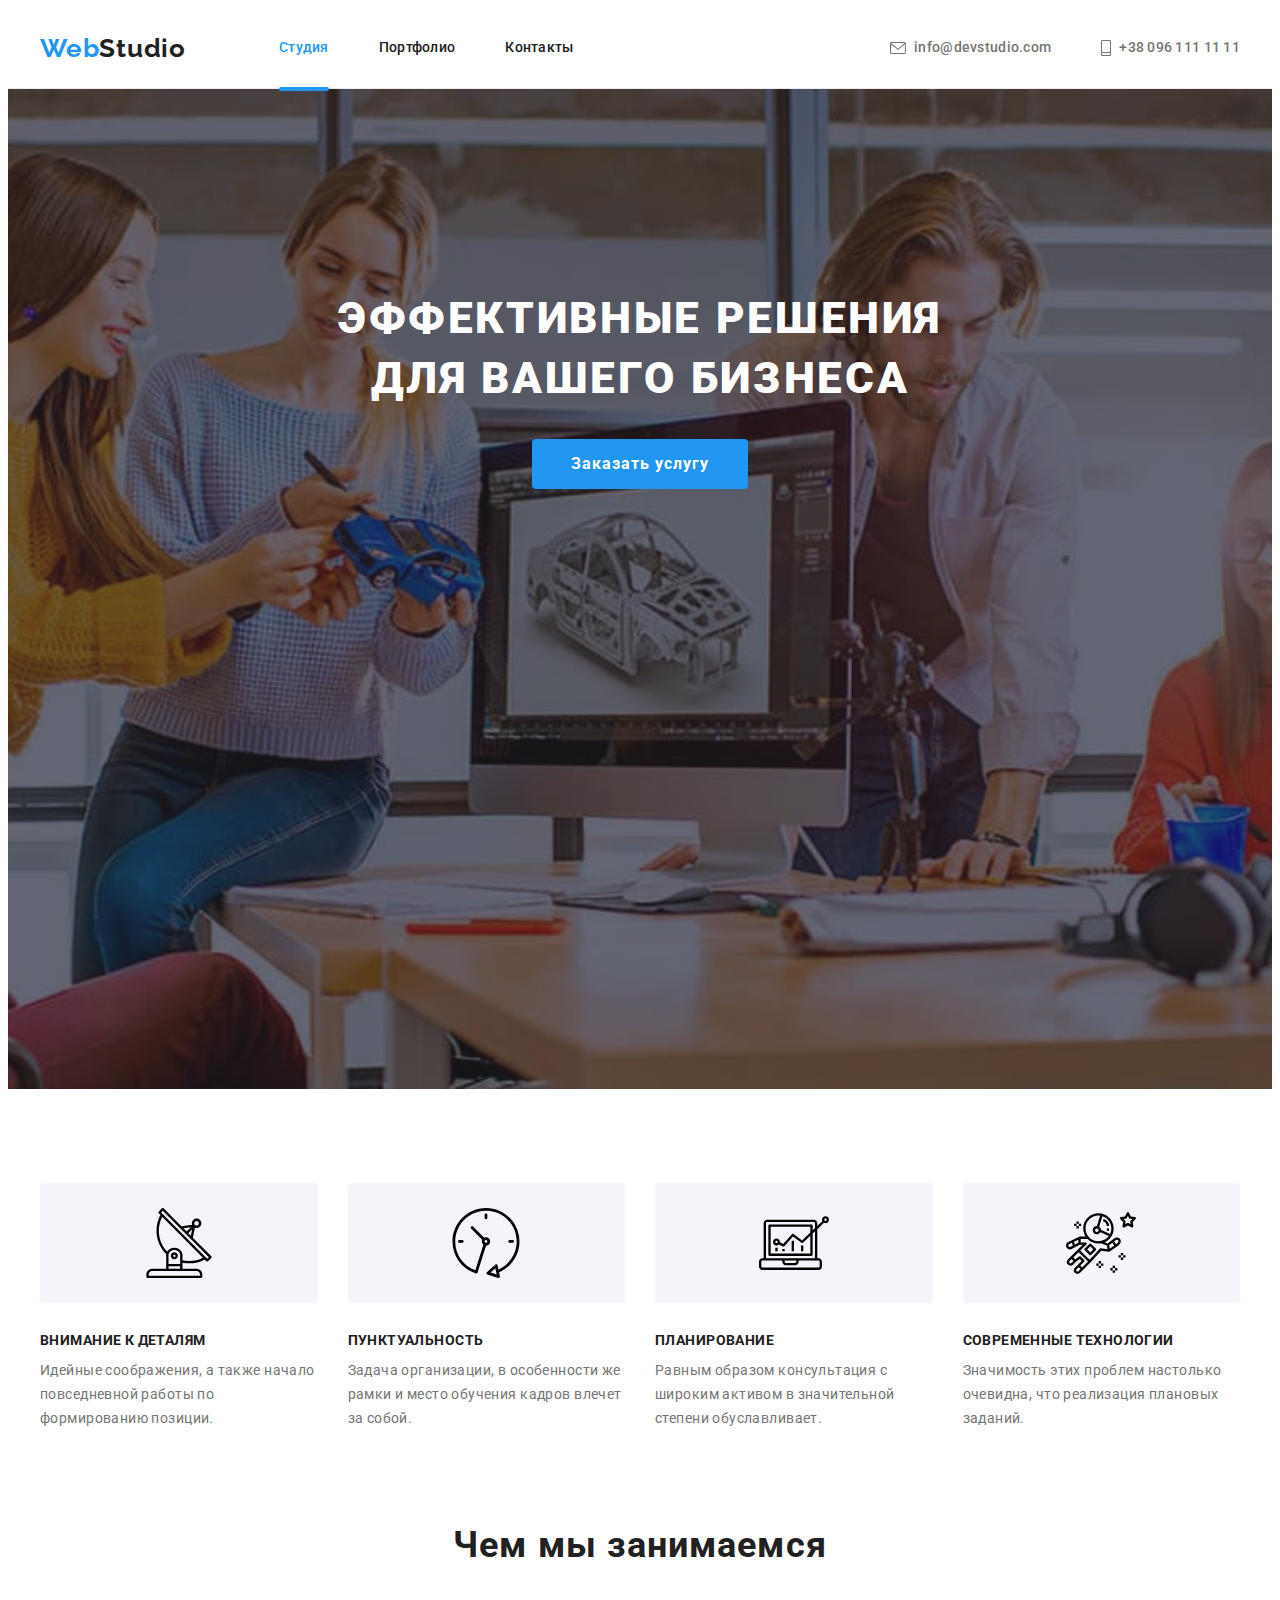
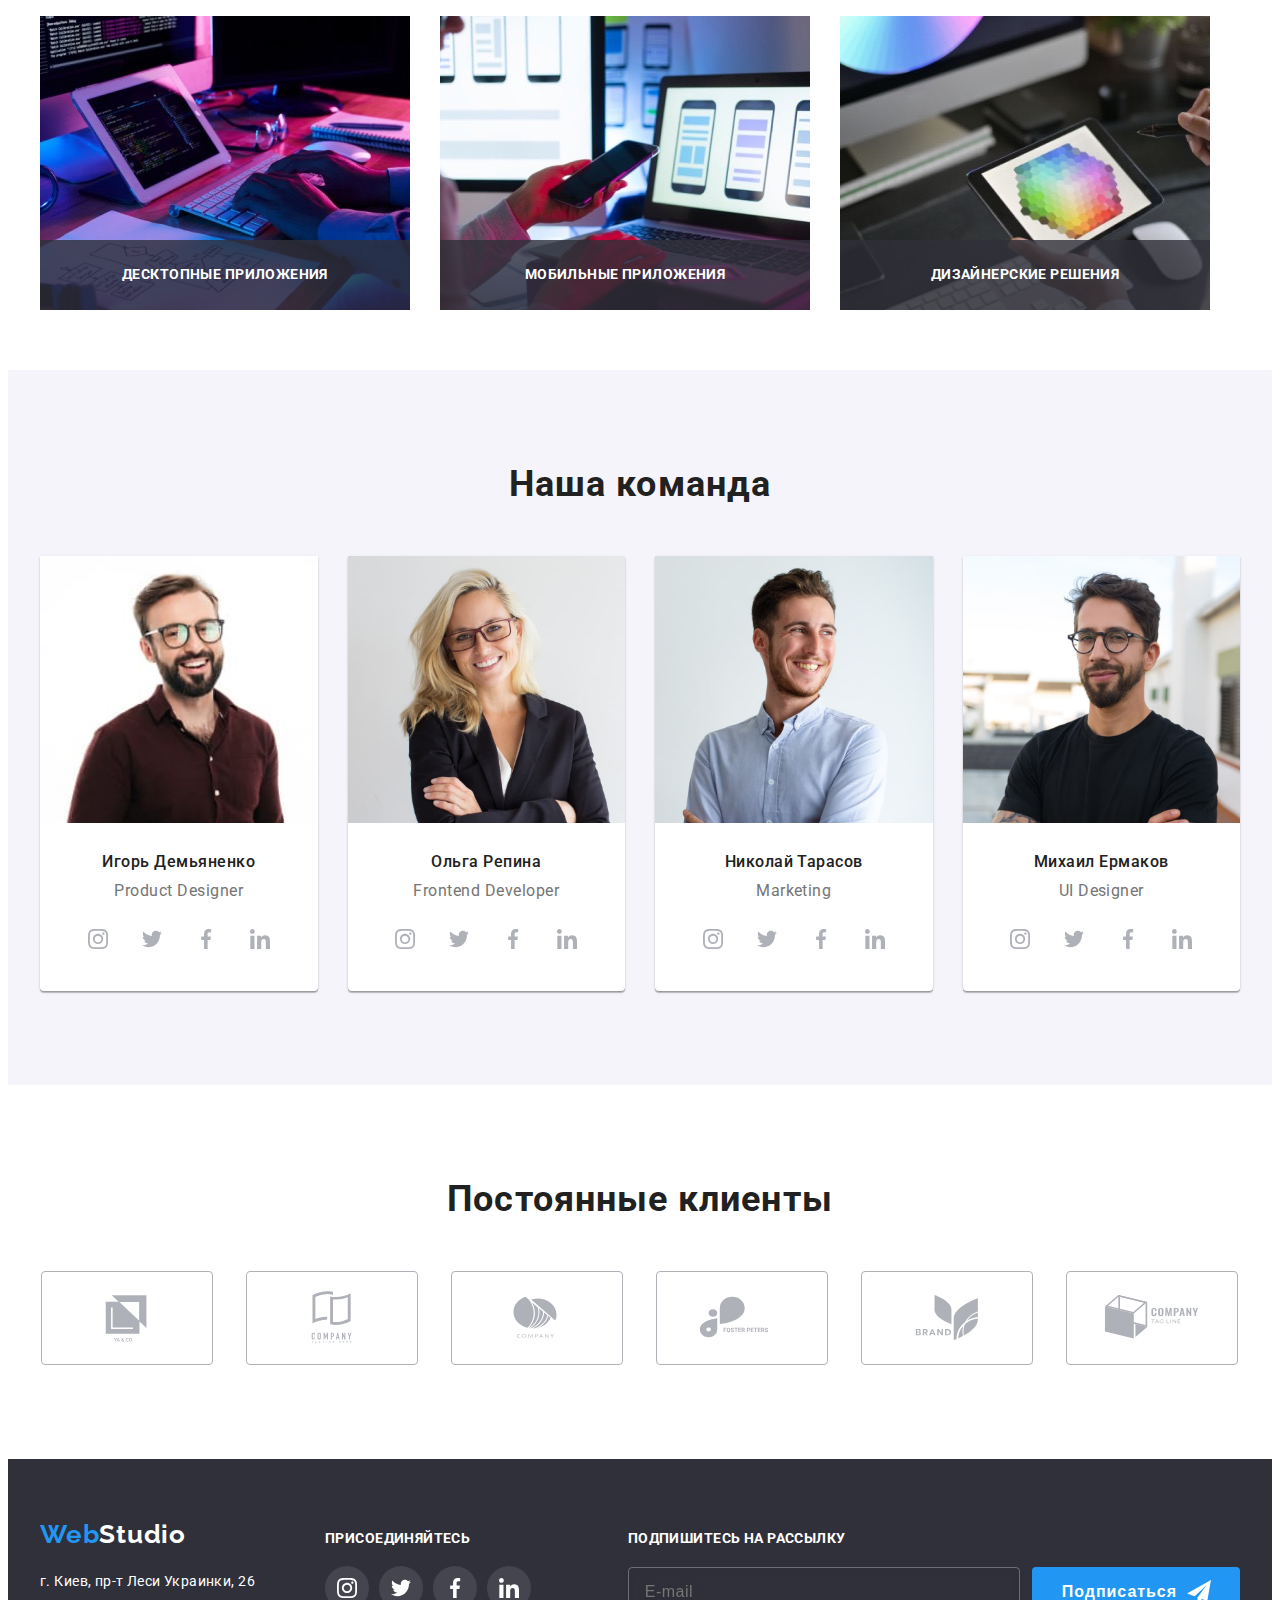
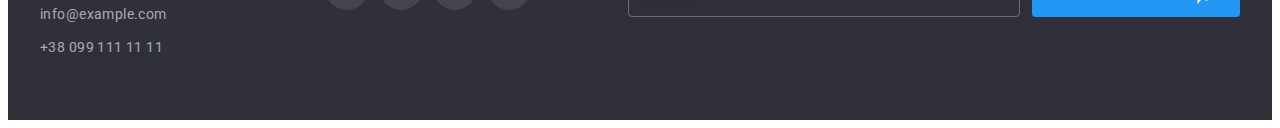
<file: index.html>
<!DOCTYPE html>
<html lang="ru">
  <head>
    <meta charset="UTF-8" />
    <meta http-equiv="X-UA-Compatible" content="IE=edge" />
    <meta name="viewport" content="width=device-width, initial-scale=1.0" />
    <title>Web Studio</title>
    <link rel="preconnect" href="https://fonts.googleapis.com" />
    <link rel="preconnect" href="https://fonts.gstatic.com" crossorigin />
    <link
      href="https://fonts.googleapis.com/css2?family=Montserrat:wght@400;700&family=Raleway:wght@700&family=Roboto:wght@400;500;700;900&display=swap"
      rel="stylesheet"
    />
    <link
      rel="stylesheet"
      href="https://cdnjs.cloudflare.com/ajax/libs/modern-normalize/1.1.0/modern-normalize.min.css"
      integrity="sha512-wpPYUAdjBVSE4KJnH1VR1HeZfpl1ub8YT/NKx4PuQ5NmX2tKuGu6U/JRp5y+Y8XG2tV+wKQpNHVUX03MfMFn9Q=="
      crossorigin="anonymous"
      referrerpolicy="no-referrer"
    />
    <link rel="stylesheet" href="./css/main.min.css" />
  </head>
  <body>
    <header class="header">
      <div class="header-content container">
        <nav class="navigation">
          <a href="" class="logo header__logo link"
            >Web<span class="logo__studio">Studio</span></a
          >
          <ul class="navigation__list list">
            <li class="navigation__item">
              <a
                href="./index.html"
                class="navigation__link link navigation__current"
                >Студия</a
              >
            </li>
            <li class="navigation__item">
              <a href="./portfolio.html" class="navigation__link link"
                >Портфолио</a
              >
            </li>
            <li class="navigation__item">
              <a href="" class="navigation__link link">Контакты</a>
            </li>
          </ul>
        </nav>
        <ul class="contacts list">
          <li>
            <a href="mailto:info@devstudio.com" class="contacts__mail link"
              ><svg class="contact__icon" width="16" height="12">
                <use href="./img/symbol-defs.svg#icon-envelope"></use></svg
              >info@devstudio.com</a
            >
          </li>
          <li>
            <a href="tel:+380961111111" class="contacts__tel link"
              ><svg class="contact__icon" width="10" height="16">
                <use href="./img/symbol-defs.svg#icon-Vector"></use></svg
              >+38 096 111 11 11</a
            >
          </li>
        </ul>
        <button class="mob-menu-open" type="button">
          <svg class="mob-menu__icon-open" width="40" height="40">
            <use href="./img/symbol-defs.svg#icon-menu"></use>
          </svg>
        </button>
      </div>
      <div class="mob-menu is-hidden">
        <div class="container">
          <div class="mob-menu-top">
            <button class="mob-menu-close" type="button">
              <svg class="mob-menu__icon-close" width="40" height="40">
                <use href="./img/symbol-defs.svg#icon-close"></use>
              </svg>
            </button>
            <nav class="mob-nav">
              <ul class="mob-nav__list list">
                <li class="mob-nav__item">
                  <a
                    href="./index.html"
                    class="mob-nav__link link mob-nav__current"
                    >Студия</a
                  >
                </li>
                <li class="mob-nav__item">
                  <a href="./portfolio.html" class="mob-nav__link link"
                    >Портфолио</a
                  >
                </li>
                <li class="mob-nav__item">
                  <a href="" class="mob-nav__link link">Контакты</a>
                </li>
              </ul>
            </nav>
          </div>
          <div class="mob-menu-bottom">
            <ul class="mob-contacts list">
              <li class="mob-contacts__tel">
                <a href="tel:+380961111111" class="mob-contacts__link link"
                  >+38 096 111 11 11</a
                >
              </li>
              <li class="mob-contacts__mail">
                <a
                  href="mailto:info@devstudio.com"
                  class="mob-contacts_link link"
                  >info@devstudio.com</a
                >
              </li>
            </ul>
            <div class="mob-soc list">
              <a href="" class="mob-soc__link link first">Instagram</a>
              <a href="" class="mob-soc__link link">Twitter</a>
              <a href="" class="mob-soc__link link">Facebook</a>
              <a href="" class="mob-soc__link link last">LinkedIn</a>
            </div>
          </div>
        </div>
      </div>
    </header>
    <main>
      <!--Hero-->
      <section class="general">
        <div class="container">
          <h1 class="general__title">Эффективные решения для вашего бизнеса</h1>
          <button type="button" class="general__btn" data-modal-open>
            Заказать услугу
          </button>
        </div>
      </section>
      <!--Specificity-->
      <section class="specificity section">
        <div class="container">
          <h2 class="specificity__title" hidden>Особенности</h2>
          <ul class="specificity__list list">
            <li class="specificity__item">
              <div class="specificity__icon">
                <svg class="specificity__icon-antenna" width="70" height="70">
                  <use href="./img/symbol-defs.svg#icon-antenna"></use>
                </svg>
              </div>
              <h3 class="specificity__subtitle">Внимание к деталям</h3>
              <p class="specificity__subtitle-text">
                Идейные соображения, а также начало повседневной работы по
                формированию позиции.
              </p>
            </li>
            <li class="specificity__item">
              <div class="specificity__icon">
                <svg class="specificity__icon-clock" width="70" height="70">
                  <use href="./img/symbol-defs.svg#icon-clock"></use>
                </svg>
              </div>
              <h3 class="specificity__subtitle">Пунктуальность</h3>
              <p class="specificity__subtitle-text">
                Задача организации, в особенности же рамки и место обучения
                кадров влечет за собой.
              </p>
            </li>
            <li class="specificity__item">
              <div class="specificity__icon">
                <svg class="specificity__icon-diagram" width="70" height="70">
                  <use href="./img/symbol-defs.svg#icon-diagram"></use>
                </svg>
              </div>
              <h3 class="specificity__subtitle">Планирование</h3>
              <p class="specificity__subtitle-text">
                Равным образом консультация с широким активом в значительной
                степени обуславливает.
              </p>
            </li>
            <li class="specificity__item">
              <div class="specificity__icon">
                <svg class="specificity__icon-astronaut" width="70" height="70">
                  <use href="./img/symbol-defs.svg#icon-astronaut"></use>
                </svg>
              </div>
              <h3 class="specificity__subtitle">Современные технологии</h3>
              <p class="specificity__subtitle-text">
                Значимость этих проблем настолько очевидна, что реализация
                плановых заданий.
              </p>
            </li>
          </ul>
        </div>
      </section>
      <!--Activity-->
      <section class="activity section hidden">
        <div class="container">
          <h2 class="activity__title">Чем мы занимаемся</h2>
          <ul class="activity__list list">
            <li class="activity__item">
              <img
                srcset="./img/box-1.jpg 1x, ./img/box-1-2x.jpg 2x"
                src="./img/box-1.jpg"
                alt="Работа за компьютером 1"
                width="370"
              />
              <p class="activity__text">Десктопные приложения</p>
            </li>
            <li class="activity__item">
              <img
                srcset="./img/box-2.jpg 1x, ./img/box-2-2x.jpg 2x"
                src="./img/box-2.jpg"
                alt="Работа за компьютером 2"
                width="370"
              />
              <p class="activity__text">Мобильные приложения</p>
            </li>
            <li class="activity__item">
              <img
                srcset="./img/box-3.jpg 1x, ./img/box-3-2x.jpg 2x"
                src="./img/box-3.jpg"
                alt="Работа за компьютером 3"
                width="370"
              />
              <p class="activity__text">Дизайнерские решения</p>
            </li>
          </ul>
        </div>
      </section>
      <!--Команда-->
      <section class="team section">
        <div class="container">
          <h2 class="team__title">Наша команда</h2>
          <ul class="team__list list">
            <li class="team__item">
              <picture>
                <source
                  srcset="./img/igor-desk.jpg 1x, ./img/igor-desk-2x.jpg 2x"
                  media="(min-width: 1200px)"
                />
                <source
                  srcset="./img/igor-tab.jpg 1x, ./img/igor-tab-2x.jpg 2x"
                  media="(min-width: 768px)"
                />
                <source
                  srcset="./img/igor-mb.jpg 1x, ./img/igor-mb-2x.jpg 2x"
                  media="(max-width: 768px)"
                />
                <img src="./img/igor-mb.jpg" alt="Игорь" width="460" />
              </picture>
              <div class="team__card">
                <h3 class="team__name">Игорь Демьяненко</h3>
                <p class="team__position">Product Designer</p>
                <ul class="team__soc list">
                  <li class="team__soc-item">
                    <a href="" class="team__link link"
                      ><svg class="team__icon" width="20" height="20">
                        <use
                          href="./img/symbol-defs.svg#icon-instagram"
                        ></use></svg
                    ></a>
                  </li>
                  <li class="team__soc-item">
                    <a href="" class="team__link link"
                      ><svg class="team__icon" width="20" height="20">
                        <use
                          href="./img/symbol-defs.svg#icon-twitter"
                        ></use></svg
                    ></a>
                  </li>
                  <li class="team__soc-item">
                    <a href="" class="team__link link"
                      ><svg class="team__icon" width="20" height="20">
                        <use
                          href="./img/symbol-defs.svg#icon-facebook"
                        ></use></svg
                    ></a>
                  </li>
                  <li class="team__soc-item">
                    <a href="" class="team__link link"
                      ><svg class="team__icon" width="20" height="20">
                        <use
                          href="./img/symbol-defs.svg#icon-linkedin"
                        ></use></svg
                    ></a>
                  </li>
                </ul>
              </div>
            </li>
            <li class="team__item">
              <picture>
                <source
                  srcset="./img/olga.jpg 1x, ./img/olga-2x.jpg 2x"
                  media="(min-width: 1200px)"
                />
                <source
                  srcset="./img/olga-tab.jpg 1x, ./img/olga-tab-2x.jpg 2x"
                  media="(min-width: 768px)"
                />
                <source
                  srcset="./img/olga-mb.jpg 1x, ./img/olga-mb-2x.jpg 2x"
                  media="(max-width: 768px)"
                />
                <img src="./img/olga-mb.jpg" alt="Ольга" width="460" />
              </picture>
              <div class="team__card">
                <h3 class="team__name">Ольга Репина</h3>
                <p class="team__position">Frontend Developer</p>
                <ul class="team__soc list">
                  <li class="team__soc-item">
                    <a href="" class="team__link link"
                      ><svg class="team__icon" width="20" height="20">
                        <use
                          href="./img/symbol-defs.svg#icon-instagram"
                        ></use></svg
                    ></a>
                  </li>
                  <li class="team__soc-item">
                    <a href="" class="team__link link"
                      ><svg class="team__icon" width="20" height="20">
                        <use
                          href="./img/symbol-defs.svg#icon-twitter"
                        ></use></svg
                    ></a>
                  </li>
                  <li class="team__soc-item">
                    <a href="" class="team__link link"
                      ><svg class="team__icon" width="20" height="20">
                        <use
                          href="./img/symbol-defs.svg#icon-facebook"
                        ></use></svg
                    ></a>
                  </li>
                  <li class="team__soc-item">
                    <a href="" class="team__link link"
                      ><svg class="team__icon" width="20" height="20">
                        <use
                          href="./img/symbol-defs.svg#icon-linkedin"
                        ></use></svg
                    ></a>
                  </li>
                </ul>
              </div>
            </li>
            <li class="team__item">
              <picture>
                <source
                  srcset="./img/kola.jpg 1x, ./img/kola-2x.jpg 2x"
                  media="(min-width: 1200px)"
                />
                <source
                  srcset="./img/kola-tab.jpg 1x, ./img/kola-tab-2x.jpg 2x"
                  media="(min-width: 768px)"
                />
                <source
                  srcset="./img/kola-mb.jpg 1x, ./img/kola-mb-2x.jpg 2x"
                  media="(max-width: 768px)"
                />
                <img src="./img/kola-mb.jpg" alt="Николай" width="460" />
              </picture>
              <div class="team__card">
                <h3 class="team__name">Николай Тарасов</h3>
                <p class="team__position">Marketing</p>
                <ul class="team__soc list">
                  <li class="team__soc-item">
                    <a href="" class="team__link link"
                      ><svg class="team__icon" width="20" height="20">
                        <use
                          href="./img/symbol-defs.svg#icon-instagram"
                        ></use></svg
                    ></a>
                  </li>
                  <li class="team__soc-item">
                    <a href="" class="team__link link"
                      ><svg class="team__icon" width="20" height="20">
                        <use
                          href="./img/symbol-defs.svg#icon-twitter"
                        ></use></svg
                    ></a>
                  </li>
                  <li class="team__soc-item">
                    <a href="" class="team__link link"
                      ><svg class="team__icon" width="20" height="20">
                        <use
                          href="./img/symbol-defs.svg#icon-facebook"
                        ></use></svg
                    ></a>
                  </li>
                  <li class="team__soc-item">
                    <a href="" class="team__link link"
                      ><svg class="team__icon" width="20" height="20">
                        <use
                          href="./img/symbol-defs.svg#icon-linkedin"
                        ></use></svg
                    ></a>
                  </li>
                </ul>
              </div>
            </li>
            <li class="team__item">
              <picture>
                <source
                  srcset="./img/misa.jpg 1x, ./img/misa-2x.jpg 2x"
                  media="(min-width: 1200px)"
                />
                <source
                  srcset="./img/misa-tab.jpg 1x, ./img/misa-tab-2x.jpg 2x"
                  media="(min-width: 768px)"
                />
                <source
                  srcset="./img/misa-mb.jpg 1x, ./img/misa-mb-2x.jpg 2x"
                  media="(max-width: 768px)"
                />
                <img src="./img/misa-mb.jpg" alt="Николай" width="460" />
              </picture>
              <div class="team__card">
                <h3 class="team__name">Михаил Ермаков</h3>
                <p class="team__position">UI Designer</p>
                <ul class="team__soc list">
                  <li class="team__soc-item">
                    <a href="" class="team__link link"
                      ><svg class="team__icon" width="20" height="20">
                        <use
                          href="./img/symbol-defs.svg#icon-instagram"
                        ></use></svg
                    ></a>
                  </li>
                  <li class="team__soc-item">
                    <a href="" class="team__link link"
                      ><svg class="team__icon" width="20" height="20">
                        <use
                          href="./img/symbol-defs.svg#icon-twitter"
                        ></use></svg
                    ></a>
                  </li>
                  <li class="team__soc-item">
                    <a href="" class="team__link link"
                      ><svg class="team__icon" width="20" height="20">
                        <use
                          href="./img/symbol-defs.svg#icon-facebook"
                        ></use></svg
                    ></a>
                  </li>
                  <li class="team__soc-item">
                    <a href="" class="team__link link"
                      ><svg class="team__icon" width="20" height="20">
                        <use
                          href="./img/symbol-defs.svg#icon-linkedin"
                        ></use></svg
                    ></a>
                  </li>
                </ul>
              </div>
            </li>
          </ul>
        </div>
      </section>
      <!--Клиенты-->
      <section class="clients">
        <div class="container">
          <h2 class="clients__title">Постоянные клиенты</h2>
          <ul class="clients__icon list">
            <li class="clients__item">
              <a href="" class="client__link"
                ><svg class="client-icon" width="106" height="60">
                  <use href="./img/symbol-defs.svg#icon-Logo-1"></use></svg
              ></a>
            </li>
            <li class="clients__item">
              <a href="" class="client__link"
                ><svg width="106" height="60">
                  <use href="./img/symbol-defs.svg#icon-Logo-2"></use></svg
              ></a>
            </li>
            <li class="clients__item">
              <a href="" class="client__link"
                ><svg width="106" height="60">
                  <use href="./img/symbol-defs.svg#icon-Logo-3"></use></svg
              ></a>
            </li>
            <li class="clients__item">
              <a href="" class="client__link"
                ><svg width="106" height="60">
                  <use href="./img/symbol-defs.svg#icon-Logo-4"></use></svg
              ></a>
            </li>
            <li class="clients__item">
              <a href="" class="client__link"
                ><svg width="106" height="60">
                  <use href="./img/symbol-defs.svg#icon-Logo-5"></use></svg
              ></a>
            </li>
            <li class="clients__item">
              <a href="" class="client__link"
                ><svg width="106" height="60">
                  <use href="./img/symbol-defs.svg#icon-Logo-6"></use></svg
              ></a>
            </li>
          </ul>
        </div>
      </section>
    </main>
    <!--Футер-->
    <footer class="footer section">
      <div class="container">
        <div class="footer__address">
          <a href="" class="logo footer__logo link"
            >Web<span class="logo__studio logo__studio--accent">Studio</span></a
          >
          <address class="address">
            <p class="address__text">г. Киев, пр-т Леси Украинки, 26</p>
            <ul class="address__list list">
              <li class="address__mail">
                <a
                  href="mailto:info@devstudio.com"
                  class="address__contact link"
                  >info@example.com</a
                >
              </li>
              <li class="address__tel">
                <a href="tel:+380961111111" class="address__contact link"
                  >+38 099 111 11 11</a
                >
              </li>
            </ul>
          </address>
        </div>
        <div class="login">
          <p class="login__title">присоединяйтесь</p>
          <ul class="login__soc list">
            <li class="login__item">
              <a href="" class="login__link link"
                ><svg class="login__icon" width="20" height="20">
                  <use href="./img/symbol-defs.svg#icon-instagram"></use></svg
              ></a>
            </li>
            <li class="login__item">
              <a href="" class="login__link link"
                ><svg class="login__con" width="20" height="20">
                  <use href="./img/symbol-defs.svg#icon-twitter"></use></svg
              ></a>
            </li>
            <li class="login__item">
              <a href="" class="login__link link"
                ><svg class="login__con" width="20" height="20">
                  <use href="./img/symbol-defs.svg#icon-facebook"></use></svg
              ></a>
            </li>
            <li class="login__item">
              <a href="" class="login__link link"
                ><svg class="login__con" width="20" height="20">
                  <use href="./img/symbol-defs.svg#icon-linkedin"></use></svg
              ></a>
            </li>
          </ul>
        </div>
        <div class="subscribe">
          <p class="subscribe__title">подпишитесь на рассылку</p>
          <form class="subscribe__form">
            <input
              type="email"
              name="email"
              placeholder="E-mail"
              class="subscribe__email"
            />
            <button type="submit" class="subscribe__btn">
              Подписаться<svg class="subscribe__icon">
                <use href="./img/symbol-defs.svg#icon-send"></use>
              </svg>
            </button>
          </form>
        </div>
      </div>
    </footer>
    <!--Модальное окно-->
    <div class="backdrop is-hidden" data-modal>
      <div class="modal">
        <button class="modal-close" data-modal-close>
          <svg width="18" height="18">
            <use href="./img/symbol-defs.svg#icon-close-black"></use>
          </svg>
        </button>
        <p class="modal-title">Оставьте свои данные, мы вам перезвоним</p>
        <form class="modal-form">
          <div class="modal-field">
            <label class="modal-label" for="user-name">Имя</label>
            <div class="input-wrap">
              <input
                type="text"
                class="modal-input"
                name="user-name"
                id="user-name"
                required
              />
              <svg class="input-icon" width="18" height="18">
                <use href="./img/symbol-defs.svg#icon-person"></use>
              </svg>
            </div>
          </div>
          <div class="modal-field">
            <label class="modal-label" for="user-tel">Телефон</label>
            <div class="input-wrap">
              <input
                type="tel"
                class="modal-input"
                name="user-tel"
                id="user-tel"
                required
              />
              <svg class="input-icon" width="18" height="18">
                <use href="./img/symbol-defs.svg#icon-phone"></use>
              </svg>
            </div>
          </div>
          <div class="modal-field">
            <label class="modal-label" for="user-email">Почта</label>
            <div class="input-wrap">
              <input
                type="email"
                class="modal-input"
                name="user-email"
                id="user-email"
              />
              <svg class="input-icon" width="18" height="18">
                <use href="./img/symbol-defs.svg#icon-email"></use>
              </svg>
            </div>
          </div>
          <div class="modal-field">
            <label class="modal-label" for="user-text">Комментарий</label>
            <textarea
              name="user-text"
              id="user-text"
              placeholder="Введите текст"
              class="modal-text"
            ></textarea>
          </div>
          <div class="modal-fields">
            <input
              type="checkbox"
              name="policy"
              id="policy"
              class="modal-check visually-hidden"
              value="true"
            />
            <label for="policy" class="check-text"
              ><span>
                <svg class="check-icon" width="11" height="8">
                  <use href="./img/symbol-defs.svg#icon-check"></use>
                </svg> </span
              >Соглашаюсь с рассылкой и принимаю&nbsp;<a
                href=""
                class="modal-contract"
                >Условия договора</a
              ></label
            >
          </div>
          <button type="submit" class="button-submit">Отправить</button>
        </form>
      </div>
    </div>
    <script src="./js/modal.js"></script>
    <script src="./js/menu.js"></script>
  </body>
</html>
</file>
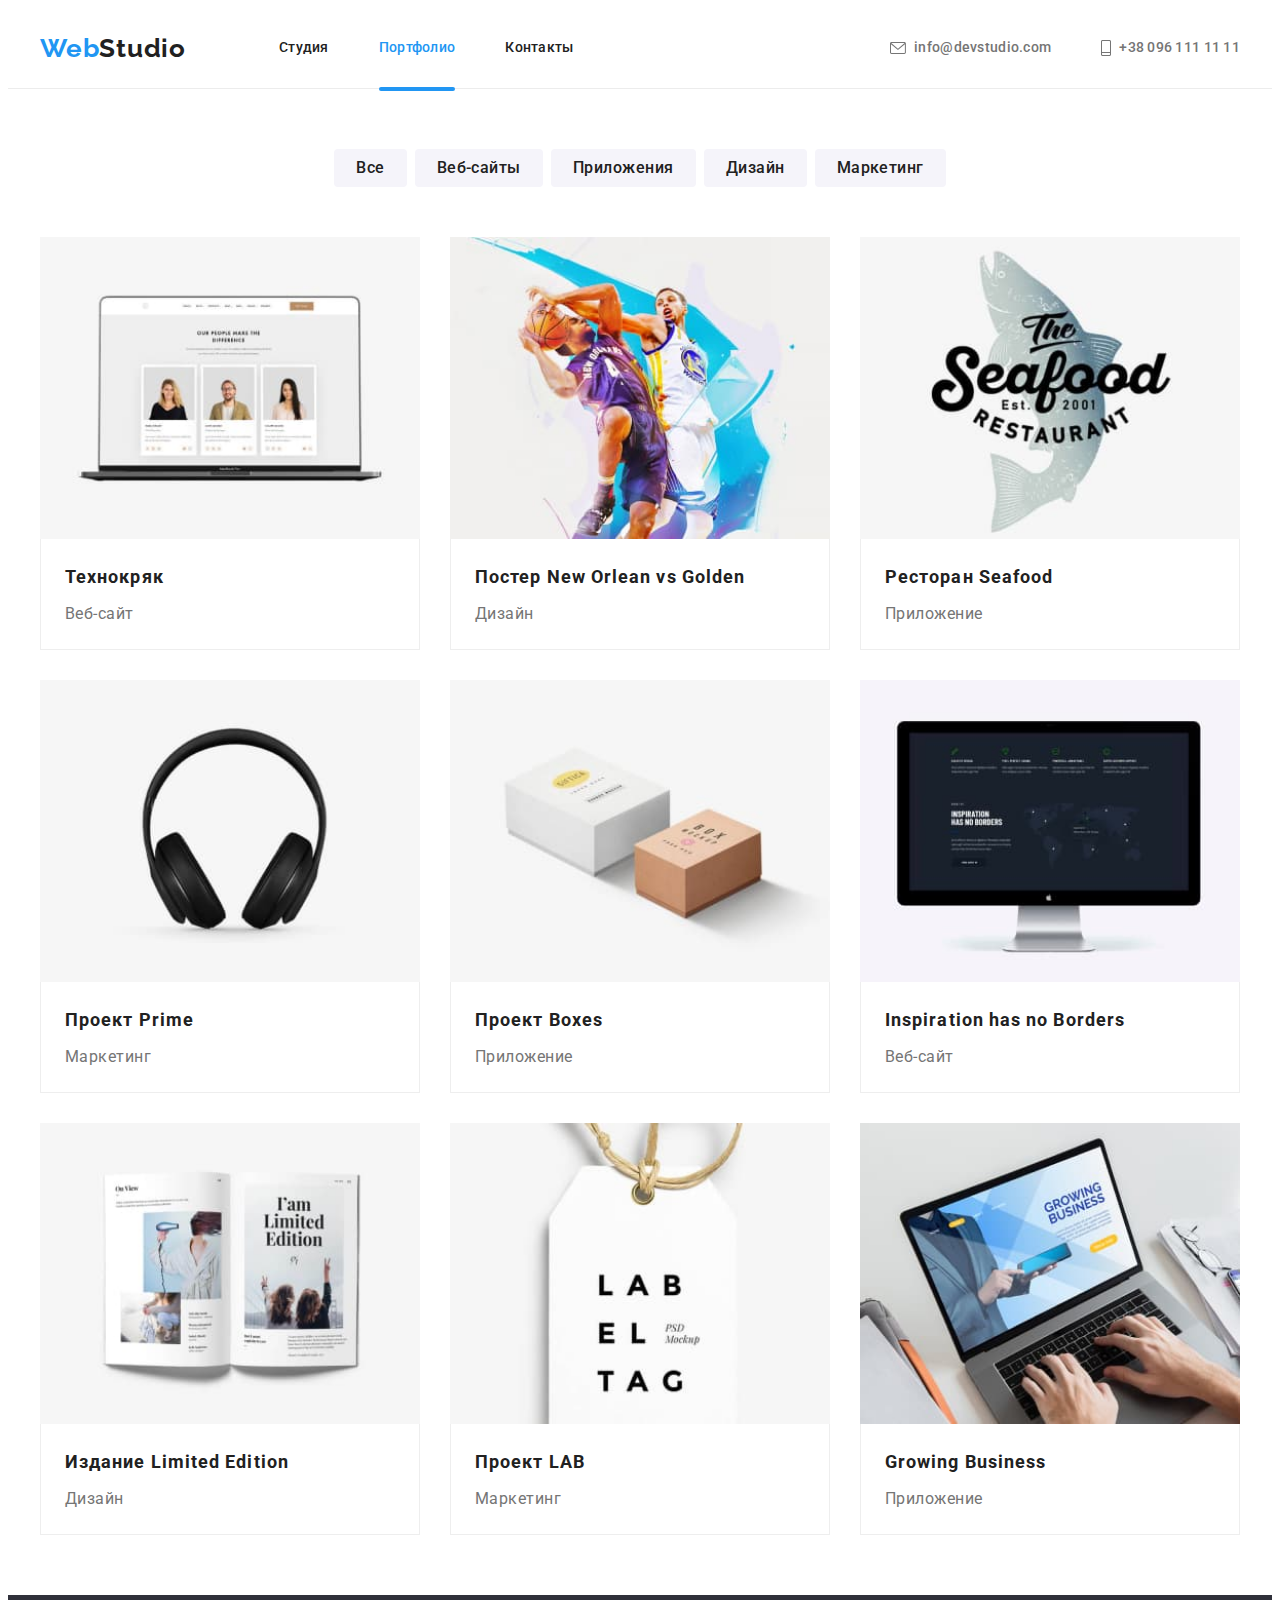
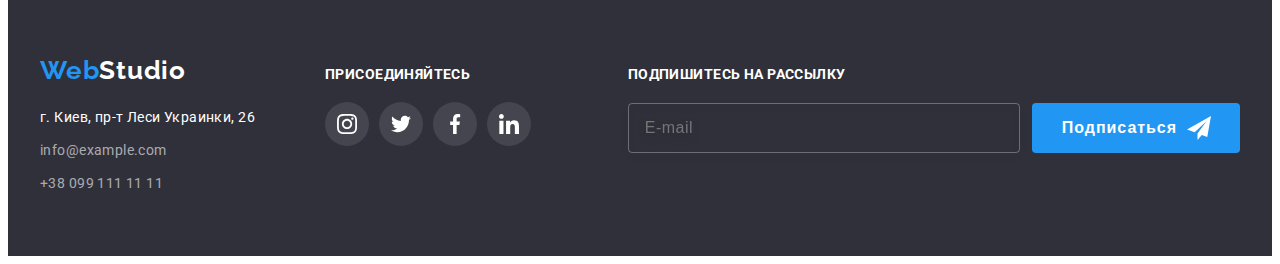
<file: portfolio.html>
<!DOCTYPE html>
<html lang="ru">
  <head>
    <meta charset="UTF-8" />
    <meta http-equiv="X-UA-Compatible" content="IE=edge" />
    <meta name="viewport" content="width=device-width, initial-scale=1.0" />
    <title>Портфолио</title>
    <link rel="preconnect" href="https://fonts.googleapis.com" />
    <link rel="preconnect" href="https://fonts.gstatic.com" crossorigin />
    <link
      href="https://fonts.googleapis.com/css2?family=Montserrat:wght@400;700&family=Raleway:wght@700&family=Roboto:wght@400;500;700;900&display=swap"
      rel="stylesheet"
    />
    <link
      rel="stylesheet"
      href="https://cdnjs.cloudflare.com/ajax/libs/modern-normalize/1.1.0/modern-normalize.min.css"
      integrity="sha512-wpPYUAdjBVSE4KJnH1VR1HeZfpl1ub8YT/NKx4PuQ5NmX2tKuGu6U/JRp5y+Y8XG2tV+wKQpNHVUX03MfMFn9Q=="
      crossorigin="anonymous"
      referrerpolicy="no-referrer"
    />
    <link rel="stylesheet" href="./css/main.min.css" />
  </head>
  <body>
    <header class="header">
      <div class="header-content container">
        <nav class="navigation">
          <a href="" class="logo header__logo link"
            >Web<span class="logo__studio">Studio</span>
          </a>
          <ul class="navigation__list list">
            <li class="navigation__item">
              <a href="./index.html" class="navigation__link link">Студия</a>
            </li>
            <li class="navigation__item">
              <a
                href="./portfolio.html"
                class="navigation__link link navigation__current"
                >Портфолио</a
              >
            </li>
            <li class="hnavigation__item">
              <a href="" class="navigation__link link">Контакты</a>
            </li>
          </ul>
        </nav>
        <ul class="contacts list">
          <li>
            <a href="mailto:info@devstudio.com" class="contacts__mail link"
              ><svg class="contact__icon" width="16" height="12">
                <use href="./img/symbol-defs.svg#icon-envelope"></use></svg
              >info@devstudio.com</a
            >
          </li>
          <li>
            <a href="tel:+380961111111" class="contacts__tel link"
              ><svg class="contact__icon" width="10" height="16">
                <use href="./img/symbol-defs.svg#icon-Vector"></use></svg
              >+38 096 111 11 11</a
            >
          </li>
        </ul>
        <button class="mob-menu-open" type="button">
          <svg class="mob-menu__icon-open" width="40" height="40">
            <use href="./img/symbol-defs.svg#icon-menu"></use>
          </svg>
        </button>
      </div>
      <div class="mob-menu is-hidden">
        <div class="container">
          <div class="mob-menu-top">
            <button class="mob-menu-close" type="button">
              <svg class="mob-menu__icon-close" width="40" height="40">
                <use href="./img/symbol-defs.svg#icon-close"></use>
              </svg>
            </button>
            <nav class="mob-nav">
              <ul class="mob-nav__list list">
                <li class="mob-nav__item">
                  <a href="./index.html" class="mob-nav__link link">Студия</a>
                </li>
                <li class="mob-nav__item">
                  <a
                    href="./portfolio.html"
                    class="mob-nav__link link mob-nav__current"
                    >Портфолио</a
                  >
                </li>
                <li class="mob-nav__item">
                  <a href="" class="mob-nav__link link">Контакты</a>
                </li>
              </ul>
            </nav>
          </div>
          <div class="mob-menu-bottom">
            <ul class="mob-contacts list">
              <li class="mob-contacts__tel">
                <a href="tel:+380961111111" class="mob-contacts__link link"
                  >+38 096 111 11 11</a
                >
              </li>
              <li class="mob-contacts__mail">
                <a
                  href="mailto:info@devstudio.com"
                  class="mob-contacts_link link"
                  >info@devstudio.com</a
                >
              </li>
            </ul>
            <div class="mob-soc list">
              <a href="" class="mob-soc__link link first">Instagram</a>
              <a href="" class="mob-soc__link link">Twitter</a>
              <a href="" class="mob-soc__link link">Facebook</a>
              <a href="" class="mob-soc__link link last">LinkedIn</a>
            </div>
          </div>
        </div>
      </div>
    </header>
    <main>
      <section class="projects section">
        <div class="container">
          <h1 class="projects-title" hidden>Наши работы</h1>
          <ul class="projects-list list">
            <li class="projects-item">
              <button type="button" class="projects-btn">Все</button>
            </li>
            <li class="projects-item">
              <button type="button" class="projects-btn">Веб-сайты</button>
            </li>
            <li class="projects-item">
              <button type="button" class="projects-btn">Приложения</button>
            </li>
            <li class="projects-item">
              <button type="button" class="projects-btn">Дизайн</button>
            </li>
            <li class="projects-item">
              <button type="button" class="projects-btn">Маркетинг</button>
            </li>
          </ul>
          <ul class="portfolio-list list">
            <li class="portfolio-item">
              <a href="" class="portfolio-link link">
                <div class="portfolio-overlate">
                  <picture>
                    <source
                      srcset="
                        ./img/tehno-desk.jpg    1x,
                        ./img/tehno-desk-2x.jpg 2x
                      "
                      media="(min-width: 1200px)"
                    />
                    <source
                      srcset="./img/tehno-tab.jpg 1x, ./img/tehno-tab-2x.jpg 2x"
                      media="(min-width: 768px)"
                    />
                    <source
                      srcset="./img/tehno-mb.jpg 1x, ./img/tehno-mb-2x.jpg 2x"
                      media="(max-width: 767px)"
                    />
                    <img src="./img/tehno-desk.jpg" alt="Проект1" width="450" />
                  </picture>
                  <p class="portfolio-overlate-text">
                    Ресурс предлагает комплексные предложения с разным уровнем
                    функционала и сервисов. Все это позволит посетителю получить
                    исчерпывающие сведения о компании или частном лице.
                  </p>
                </div>
                <div class="portfolio-post">
                  <h2 class="portfolio-name">Технокряк</h2>
                  <p class="portfolio-text">Веб-сайт</p>
                </div>
              </a>
            </li>
            <li class="portfolio-item">
              <a href="" class="portfolio-link link">
                <div class="portfolio-overlate">
                  <picture>
                    <source
                      srcset="
                        ./img/poster-desk.jpg    1x,
                        ./img/poster-desk-2x.jpg 2x
                      "
                      media="(min-width: 1200px)"
                    />
                    <source
                      srcset="
                        ./img/poster-tab.jpg    1x,
                        ./img/poster-tab-2x.jpg 2x
                      "
                      media="(min-width: 768px)"
                    />
                    <source
                      srcset="./img/poster-mb.jpg 1x, ./img/poster-mb-2x.jpg 2x"
                      media="(max-width: 767px)"
                    />
                    <img
                      src="./img/poster-desk.jpg"
                      alt="Проект2"
                      width="450"
                    />
                  </picture>
                  <p class="portfolio-overlate-text">
                    Текст Текст Текст Текст Текст Текст Текст Текст Текст Текст
                    Текст Текст Текст Текст Текст Текст Текст Текст Текст Текст
                    Текст Текст Текст Текст Текст Текст Текст Текст Текст Текст
                  </p>
                </div>
                <div class="portfolio-post">
                  <h2 class="portfolio-name">Постер New Orlean vs Golden</h2>
                  <p class="portfolio-text">Дизайн</p>
                </div>
              </a>
            </li>
            <li class="portfolio-item">
              <a href="" class="portfolio-link link">
                <div class="portfolio-overlate">
                  <picture>
                    <source
                      srcset="
                        ./img/restoran-desk.jpg    1x,
                        ./img/restoran-desk-2x.jpg 2x
                      "
                      media="(min-width: 1200px)"
                    />
                    <source
                      srcset="
                        ./img/restoran-tab.jpg    1x,
                        ./img/restoran-tab-2x.jpg 2x
                      "
                      media="(min-width: 768px)"
                    />
                    <source
                      srcset="
                        ./img/restoran-mb.jpg    1x,
                        ./img/restoran-mb-2x.jpg 2x
                      "
                      media="(max-width: 767px)"
                    />
                    <img
                      src="./img/restoran-desk.jpg"
                      alt="Проект3"
                      width="450"
                    />
                  </picture>
                  <p class="portfolio-overlate-text">
                    Текст Текст Текст Текст Текст Текст Текст Текст Текст Текст
                    Текст Текст Текст Текст Текст Текст Текст Текст Текст Текст
                    Текст Текст Текст Текст Текст Текст Текст Текст Текст Текст
                  </p>
                </div>
                <div class="portfolio-post">
                  <h2 class="portfolio-name">Ресторан Seafood</h2>
                  <p class="portfolio-text">Приложение</p>
                </div>
              </a>
            </li>
            <li class="portfolio-item">
              <a href="" class="portfolio-link link">
                <div class="portfolio-overlate">
                  <picture>
                    <source
                      srcset="
                        ./img/prime-desk.jpg    1x,
                        ./img/prime-desk-2x.jpg 2x
                      "
                      media="(min-width: 1200px)"
                    />
                    <source
                      srcset="./img/prime-tab.jpg 1x, ./img/prime-tab-2x.jpg 2x"
                      media="(min-width: 768px)"
                    />
                    <source
                      srcset="./img/prime-mb.jpg 1x, ./img/prime-mb-2x.jpg 2x"
                      media="(max-width: 767px)"
                    />
                    <img src="./img/prime-desk.jpg" alt="Проект4" width="450" />
                  </picture>
                  <p class="portfolio-overlate-text">
                    Текст Текст Текст Текст Текст Текст Текст Текст Текст Текст
                    Текст Текст Текст Текст Текст Текст Текст Текст Текст Текст
                    Текст Текст Текст Текст Текст Текст Текст Текст Текст Текст
                  </p>
                </div>
                <div class="portfolio-post">
                  <h2 class="portfolio-name">Проект Prime</h2>
                  <p class="portfolio-text">Маркетинг</p>
                </div>
              </a>
            </li>
            <li class="portfolio-item">
              <a href="" class="portfolio-link link">
                <div class="portfolio-overlate">
                  <picture>
                    <source
                      srcset="
                        ./img/boxes-desk.jpg    1x,
                        ./img/boxes-desk-2x.jpg 2x
                      "
                      media="(min-width: 1200px)"
                    />
                    <source
                      srcset="./img/boxes-tab.jpg 1x, ./img/boxes-tab-2x.jpg 2x"
                      media="(min-width: 768px)"
                    />
                    <source
                      srcset="./img/boxes-mb.jpg 1x, ./img/boxes-mb-2x.jpg 2x"
                      media="(max-width: 767px)"
                    />
                    <img src="./img/boxes-desk.jpg" alt="Проект5" width="450" />
                  </picture>
                  <p class="portfolio-overlate-text">
                    Текст Текст Текст Текст Текст Текст Текст Текст Текст Текст
                    Текст Текст Текст Текст Текст Текст Текст Текст Текст Текст
                    Текст Текст Текст Текст Текст Текст Текст Текст Текст Текст
                  </p>
                </div>
                <div class="portfolio-post">
                  <h2 class="portfolio-name">Проект Boxes</h2>
                  <p class="portfolio-text">Приложение</p>
                </div>
              </a>
            </li>
            <li class="portfolio-item">
              <a href="" class="portfolio-link link">
                <div class="portfolio-overlate">
                  <picture>
                    <source
                      srcset="./img/insp-desk.jpg 1x, ./img/insp-desk-2x.jpg 2x"
                      media="(min-width: 1200px)"
                    />
                    <source
                      srcset="./img/insp-tab.jpg 1x, ./img/insp-tab-2x.jpg 2x"
                      media="(min-width: 768px)"
                    />
                    <source
                      srcset="./img/insp-mb.jpg 1x, ./img/insp-mb-2x.jpg 2x"
                      media="(max-width: 767px)"
                    />
                    <img src="./img/insp-desk.jpg" alt="Проект6" width="450" />
                  </picture>
                  <p class="portfolio-overlate-text">
                    Текст Текст Текст Текст Текст Текст Текст Текст Текст Текст
                    Текст Текст Текст Текст Текст Текст Текст Текст Текст Текст
                    Текст Текст Текст Текст Текст Текст Текст Текст Текст Текст
                  </p>
                </div>
                <div class="portfolio-post">
                  <h2 class="portfolio-name">Inspiration has no Borders</h2>
                  <p class="portfolio-text">Веб-сайт</p>
                </div>
              </a>
            </li>
            <li class="portfolio-item">
              <a href="" class="portfolio-link link">
                <div class="portfolio-overlate">
                  <picture>
                    <source
                      srcset="./img/lim-desk.jpg 1x, ./img/lim-desk-2x.jpg 2x"
                      media="(min-width: 1200px)"
                    />
                    <source
                      srcset="./img/lim-tab.jpg 1x, ./img/lim-tab-2x.jpg 2x"
                      media="(min-width: 768px)"
                    />
                    <source
                      srcset="./img/lim-mb.jpg 1x, ./img/lim-mb-2x.jpg 2x"
                      media="(max-width: 767px)"
                    />
                    <img src="./img/lim-desk.jpg" alt="Проект7" width="450" />
                  </picture>
                  <p class="portfolio-overlate-text">
                    Текст Текст Текст Текст Текст Текст Текст Текст Текст Текст
                    Текст Текст Текст Текст Текст Текст Текст Текст Текст Текст
                    Текст Текст Текст Текст Текст Текст Текст Текст Текст Текст
                  </p>
                </div>
                <div class="portfolio-post">
                  <h2 class="portfolio-name">Издание Limited Edition</h2>
                  <p class="portfolio-text">Дизайн</p>
                </div>
              </a>
            </li>
            <li class="portfolio-item">
              <a href="" class="portfolio-link link">
                <div class="portfolio-overlate">
                  <picture>
                    <source
                      srcset="./img/lab-desk.jpg 1x, ./img/lab-desk-2x.jpg 2x"
                      media="(min-width: 1200px)"
                    />
                    <source
                      srcset="./img/lab-tab.jpg 1x, ./img/lab-tab-2x.jpg 2x"
                      media="(min-width: 768px)"
                    />
                    <source
                      srcset="./img/lab-mb.jpg 1x, ./img/lab-mb-2x.jpg 2x"
                      media="(max-width: 767px)"
                    />
                    <img src="./img/lab-desk.jpg" alt="Проект8" width="450" />
                  </picture>
                  <p class="portfolio-overlate-text">
                    Текст Текст Текст Текст Текст Текст Текст Текст Текст Текст
                    Текст Текст Текст Текст Текст Текст Текст Текст Текст Текст
                    Текст Текст Текст Текст Текст Текст Текст Текст Текст Текст
                  </p>
                </div>
                <div class="portfolio-post">
                  <h2 class="portfolio-name">Проект LAB</h2>
                  <p class="portfolio-text">Маркетинг</p>
                </div>
              </a>
            </li>
            <li class="portfolio-item">
              <a href="" class="portfolio-link link">
                <div class="portfolio-overlate">
                  <picture>
                    <source
                      srcset="./img/busn-desk.jpg 1x, ./img/busn-desk-2x.jpg 2x"
                      media="(min-width: 1200px)"
                    />
                    <source
                      srcset="./img/busn-tab.jpg 1x, ./img/busn-tab-2x.jpg 2x"
                      media="(min-width: 768px)"
                    />
                    <source
                      srcset="./img/busn-mb.jpg 1x, ./img/busn-mb-2x.jpg 2x"
                      media="(max-width: 767px)"
                    />
                    <img src="./img/busn-desk.jpg" alt="Проект9" width="450" />
                  </picture>
                  <p class="portfolio-overlate-text">
                    Текст Текст Текст Текст Текст Текст Текст Текст Текст Текст
                    Текст Текст Текст Текст Текст Текст Текст Текст Текст Текст
                    Текст Текст Текст Текст Текст Текст Текст Текст Текст Текст
                  </p>
                </div>
                <div class="portfolio-post">
                  <h2 class="portfolio-name">Growing Business</h2>
                  <p class="portfolio-text">Приложение</p>
                </div>
              </a>
            </li>
          </ul>
        </div>
      </section>
    </main>
    <footer class="footer section">
      <div class="container">
        <div class="footer__address">
          <a href="" class="logo footer__logo link"
            >Web<span class="logo__studio logo__studio--accent">Studio</span></a
          >
          <address class="address">
            <p class="address__text">г. Киев, пр-т Леси Украинки, 26</p>
            <ul class="address__list list">
              <li class="address__mail">
                <a
                  href="mailto:info@devstudio.com"
                  class="address__contact link"
                  >info@example.com</a
                >
              </li>
              <li class="address__tel">
                <a href="tel:+380961111111" class="address__contact link"
                  >+38 099 111 11 11</a
                >
              </li>
            </ul>
          </address>
        </div>
        <div class="login">
          <p class="login__title">присоединяйтесь</p>
          <ul class="login__soc list">
            <li class="login__item">
              <a href="" class="login__link link"
                ><svg class="login__icon" width="20" height="20">
                  <use href="./img/symbol-defs.svg#icon-instagram"></use></svg
              ></a>
            </li>
            <li class="login__item">
              <a href="" class="login__link link"
                ><svg class="login__con" width="20" height="20">
                  <use href="./img/symbol-defs.svg#icon-twitter"></use></svg
              ></a>
            </li>
            <li class="login__item">
              <a href="" class="login__link link"
                ><svg class="login__con" width="20" height="20">
                  <use href="./img/symbol-defs.svg#icon-facebook"></use></svg
              ></a>
            </li>
            <li class="login__item">
              <a href="" class="login__link link"
                ><svg class="login__con" width="20" height="20">
                  <use href="./img/symbol-defs.svg#icon-linkedin"></use></svg
              ></a>
            </li>
          </ul>
        </div>
        <div class="subscribe">
          <p class="subscribe__title">подпишитесь на рассылку</p>
          <form class="subscribe__form">
            <input
              type="email"
              name="email"
              placeholder="E-mail"
              class="subscribe__email"
            />
            <button type="submit" class="subscribe__btn">
              Подписаться<svg class="subscribe__icon">
                <use href="./img/symbol-defs.svg#icon-send"></use>
              </svg>
            </button>
          </form>
        </div>
      </div>
    </footer>
    <script src="./js/menu.js"></script>
  </body>
</html>
</file>
<file: css/main.min.css>
:root{--text-color: #757575;--title-color: #212121;--second-title-color: #ffffff;--accent-color: #2196f3;--second-accent-color: #f5f4fa;--first-bg-color: #ffffff;--sec-bg-color: #2f303a;--th-bg-color: #2f303a;--btn-hover-color: #188ce8;--icon-color: #afb1b8}.visually-hidden{position:absolute;white-space:nowrap;width:1px;height:1px;overflow:hidden;border:0;padding:0;clip:rect(0 0 0 0);clip-path:inset(50%);margin:-1px}body{font-family:Roboto,sans-serif;color:#212121}img{display:block;min-width:100%;height:auto;width:100%}.list{list-style:none}.link{text-decoration:none}.section{padding:60px 0}.no-scroll{overflow:hidden}p,h1,h2,h3,h4,h5 h6{margin:0}ul,ol{margin:0;padding-left:0}address{font-style:normal}a{color:currentColor}button{cursor:pointer;outline:rgba(0,0,0,0)}.container{width:100%;margin:0 auto;padding-left:15px;padding-right:15px}@media screen and (min-width: 480px){.container{max-width:480px}}@media screen and (min-width: 768px){.container{max-width:768px}}@media screen and (min-width: 1200px){.container{max-width:1200px}}.section{padding:60px 0}@media screen and (min-width: 1200px){.section{padding-bottom:60px;padding-top:60px}}.backdrop.is-hidden{visibility:hidden;opacity:0;pointer-events:none}.backdrop{position:fixed;top:0;left:0;width:100vw;height:100vh;opacity:1;background-color:rgba(0,0,0,.2);transition:opacity 250ms cubic-bezier(0.4, 0, 0.2, 1),visibility 250ms cubic-bezier(0.4, 0, 0.2, 1)}.modal{position:absolute;top:50%;left:50%;width:310px;height:530px;transform:translate(-50%, -50%) scale(1);transition:transform 250ms cubic-bezier(0.4, 0, 0.2, 1);background-color:var(--first-bg-color);padding:10px}@media screen and (min-width: 480px){.modal{width:450px;height:609px;padding:40px}}@media screen and (min-width: 768px){.modal{width:450px;height:609px;padding:40px}}@media screen and (min-width: 1200px){.modal{width:528px;height:581px;padding:40px}}.backdrop.is-hidden .modal{transform:translate(-50%, -50%) scale(0)}.modal-close{position:absolute;top:8px;right:8px;display:flex;justify-content:center;align-items:center;cursor:pointer;background-color:rgba(0,0,0,0);border-radius:50%;border:1px solid rgba(0,0,0,.1);width:30px;height:30px;transition:background-color 250ms cubic-bezier(0.4, 0, 0.2, 1),fill 250ms cubic-bezier(0.4, 0, 0.2, 1)}.modal-close:hover,.modal-close:focus{fill:var(--accent-color)}.modal-title{text-align:center;font-weight:700;font-size:14px;line-height:1.65;letter-spacing:.03em;color:var(--title-color);margin-bottom:12px}@media screen and (min-width: 480px){.modal-title{font-size:20px;line-height:1.5}}@media screen and (min-width: 768px){.modal-title{font-size:20px;line-height:1.5}}@media screen and (min-width: 1200px){.modal-title{font-size:20px;line-height:1.15}}.modal-input{width:100%;height:40px;border:1px solid rgba(33,33,33,.2);border-radius:4px;padding-left:42px;outline:rgba(0,0,0,0);cursor:pointer;transition:border-color 250ms cubic-bezier(0.4, 0, 0.2, 1)}.modal-input:focus{border-color:var(--accent-color)}.input-icon{position:absolute;left:12px;top:50%;transform:translateY(-50%);transition:fill 250ms cubic-bezier(0.4, 0, 0.2, 1)}.modal-input:focus+.input-icon{fill:var(--accent-color)}.input-wrap{position:relative}.modal-field:not(:first-child){margin-top:10px}.modal-fields{margin-top:10px}@media screen and (min-width: 480px){.modal-fields{margin-top:20px}}.modal-label{display:block;font-weight:400;font-size:10px;line-height:1.14;letter-spacing:.01em;color:var(--text-color);margin-bottom:4px}@media screen and (min-width: 480px){.modal-label{font-size:12px;line-height:1.16}}@media screen and (min-width: 1200px){.modal-label{font-size:12px;line-height:1.16}}.modal-text{display:block;width:100%;height:120px;border:1px solid rgba(33,33,33,.2);border-radius:4px;resize:none;padding:12px;outline:rgba(0,0,0,0);cursor:pointer;font-weight:400;font-size:12px;line-height:1.16;letter-spacing:.01em;color:rgba(117,117,117,.5)}.modal-text:focus{border-color:var(--accent-color)}.modal-contract{color:var(--accent-color)}.check-text{display:flex;align-items:center;font-weight:400;font-size:9px;line-height:1;letter-spacing:.03em;color:var(--text-color);cursor:pointer;justify-content:center}@media screen and (min-width: 480px){.check-text{font-size:12px;line-height:1.16}}@media screen and (min-width: 1200px){.check-text{font-size:14px;line-height:1.71}}.check-text span{width:16px;height:15px;border:2px solid var(--title-color);border-radius:2px;box-shadow:0px 4px 4px rgba(0,0,0,.25);margin-right:8px;display:flex;align-items:center;justify-content:center}.check-icon{fill:rgba(0,0,0,0)}.modal-check:checked+.check-text span{background-color:var(--accent-color);border:none;box-shadow:none}.modal-check:checked+.check-text .check-icon{fill:var(--second-title-color)}.modal-check:focus+.check-text span{border-color:var(--accent-color)}.button-submit{display:block;margin-top:30px;margin-left:auto;margin-right:auto;padding:10px 52px 10px 52px;font-weight:700;font-size:16px;line-height:1.88;align-items:center;text-align:center;letter-spacing:.06em;color:var(--second-title-color);background-color:var(--accent-color);border:none;border-radius:4px;cursor:pointer;transition:background-color 250ms cubic-bezier(0.4, 0, 0.2, 1),box-shadow 250ms cubic-bezier(0.4, 0, 0.2, 1)}.button-submit:hover,.button-submit:focus{background-color:var(--btn-hover-color);box-shadow:0px 4px 4px rgba(0,0,0,.15)}.visually-hidden{position:absolute;white-space:nowrap;width:1px;height:1px;overflow:hidden;border:0;padding:0;clip:rect(0 0 0 0);clip-path:inset(50%);margin:-1px}.header{background-color:var(--first-bg-color);border-bottom:1px solid #ececec}.header-content{position:relative;display:flex;align-items:center}.header__logo{margin-right:93px;padding:16px 0}@media screen and (min-width: 768px){.header__logo{padding:24px 0;margin-right:88px}}@media screen and (min-width: 1200px){.header__logo{margin-right:93px;padding:24px 0}}.logo{font-family:"Raleway",sans-serif;font-weight:700;font-size:24px;line-height:1.16;letter-spacing:.03em;color:var(--accent-color)}@media screen and (min-width: 768px){.logo{font-size:26px;line-height:1.16}}@media screen and (min-width: 1200px){.logo{font-size:26px;line-height:1.19}}.logo__studio{color:var(--title-color)}.navigation{display:flex;align-items:center}.navigation__list{display:none;align-items:center;gap:50px}@media screen and (min-width: 768px){.navigation__list{display:flex}}.contacts{display:none;margin-left:auto}@media screen and (min-width: 768px){.contacts{display:flex;flex-direction:column;align-items:flex-start;gap:0}}@media screen and (min-width: 1200px){.contacts{flex-direction:row;align-items:center;gap:50px}}.navigation__link{display:block;position:relative;padding-top:32px;padding-bottom:32px;font-weight:500;font-size:14px;line-height:1.14;letter-spacing:.02em;color:var(--title-color);transition:color 250ms cubic-bezier(0.4, 0, 0.2, 1)}.navigation__link:hover,.navigation__link:focus{color:var(--accent-color)}.navigation__current::after{position:absolute;content:"";width:100%;height:4px;background-color:var(--accent-color);border-radius:2px;left:0;bottom:-3px}.navigation__current{color:var(--accent-color)}.contacts__mail,.contacts__tel{font-weight:500;font-size:14px;line-height:1.14;letter-spacing:.02em;color:var(--text-color);display:flex;align-items:center;transition:color 250ms cubic-bezier(0.4, 0, 0.2, 1)}.contacts__mail:hover,.contacts__mail:focus,.contacts__tel:hover,.contacts__tel:focus{color:var(--accent-color)}@media screen and (min-width: 768px){.contacts__mail,.contacts__tel{padding-top:5px;padding-bottom:5px;font-size:12px;line-height:1.16}}@media screen and (min-width: 1200px){.contacts__mail,.contacts__tel{padding-top:15px;padding-bottom:15px;font-size:14px;line-height:1.14}}.contact__icon{fill:currentColor;margin-right:10px}@media screen and (min-width: 768px){.contact__icon{margin-right:8px}}.mob-menu-open{margin-left:auto;margin-top:10px;border:none;background-color:rgba(0,0,0,0);padding:0}@media screen and (min-width: 768px){.mob-menu-open{display:none}}@media screen and (min-width: 1200px){.mob-menu-open{display:none}}.mob-menu-close{display:block;border:none;background-color:rgba(0,0,0,0);margin-left:auto;margin-top:10px;margin-right:15px;padding:0}@media screen and (min-width: 768px){.mob-menu-close{display:none}}@media screen and (min-width: 1200px){.mob-menu-close{display:none}}.mob-menu__icon-open,.mob-menu-close{fill:#212121}.mob-menu__icon-open:hover,.mob-menu__icon-open:focus,.mob-menu-close:hover,.mob-menu-close:focus{fill:var(--accent-color)}.mob-menu{position:fixed;width:100vw;height:100vh;background-color:#fff;top:0;z-index:2;padding-top:10px;padding-bottom:48px}.mob-menu.is-hidden{opacity:0;transform:translateX(100%);pointer-events:none}.mob-menu>.container{display:flex;flex-direction:column;height:100%;justify-content:space-between;overflow:auto;align-items:stretch;padding-left:0;padding-right:0}.mob-nav__item{font-weight:500;font-size:30px;line-height:1.17;letter-spacing:.02em;color:#212121}@media screen and (min-width: 480px){.mob-nav__item{font-size:40px}}.mob-nav__item:not(:last-child){margin-bottom:32px}.mob-contacts__tel{font-weight:500;font-size:24px;line-height:1.16;letter-spacing:.02em;color:#2196f3;margin-bottom:32px}@media screen and (min-width: 480px){.mob-contacts__tel{font-size:34px}}.mob-contacts__mail{font-weight:500;font-size:24px;line-height:1.16;letter-spacing:.02em;color:#757575}@media screen and (min-width: 480px){.mob-contacts__mail{font-size:24px}}.mob-soc__link{font-weight:500;font-size:12px;line-height:1.22;letter-spacing:.02em;color:#2196f3}@media screen and (min-width: 480px){.mob-soc__link{font-size:18px}}.mob-soc__link:not(:last-child){border-right:1px solid rgba(33,33,33,.2);padding-right:5px;padding-left:5px}@media screen and (min-width: 480px){.mob-soc__link:not(:last-child){padding-right:10px;padding-left:10px}}.mob-soc__link+.last{padding-left:5px}@media screen and (min-width: 480px){.mob-soc__link+.last{padding-left:10px}}.mob-menu-bottom .first{padding-left:0}.mob-menu-top{margin-left:40px}.mob-menu-bottom{display:block;margin-left:40px}.mob-nav__current{color:var(--accent-color)}.mob-nav{display:flex;align-items:center}.mob-soc{margin-top:64px}.general{background-color:var(--sec-bg-color);text-align:center;padding:118px 0;background-image:linear-gradient(to right, rgba(47, 48, 58, 0.4), rgba(47, 48, 58, 0.4)),url(../img/hero-bg-mob.jpg);background-repeat:no-repeat;background-position:center;background-size:cover;height:400px;margin-left:auto;margin-right:auto}@media(min-device-pixel-ratio: 2),(min-resolution: 192dpi),(min-resolution: 2dppx){.general{background-image:linear-gradient(to right, rgba(47, 48, 58, 0.4), rgba(47, 48, 58, 0.4)),url(../img/hero-bg-mob-2x.jpg)}}.general .container{max-width:360px}@media screen and (min-width: 1200px){.general .container{max-width:696px}}@media screen and (min-width: 768px){.general{max-width:768px;background-image:linear-gradient(to right, rgba(47, 48, 58, 0.4), rgba(47, 48, 58, 0.4)),url(../img/hero-bg-tab.jpg)}}@media screen and (min-width: 768px)and (min-device-pixel-ratio: 2),screen and (min-width: 768px)and (min-resolution: 192dpi),screen and (min-width: 768px)and (min-resolution: 2dppx){.general{background-image:linear-gradient(to right, rgba(47, 48, 58, 0.4), rgba(47, 48, 58, 0.4)),url(../img/hero-bg-tab-2x.jpg)}}@media screen and (min-width: 1200px){.general{height:600px;padding:200px 0;max-width:1600px;background-image:linear-gradient(to right, rgba(47, 48, 58, 0.4), rgba(47, 48, 58, 0.4)),url(../img/hero-bg.jpg)}}@media screen and (min-width: 1200px)and (min-device-pixel-ratio: 2),screen and (min-width: 1200px)and (min-resolution: 192dpi),screen and (min-width: 1200px)and (min-resolution: 2dppx){.general{background-image:linear-gradient(to right, rgba(47, 48, 58, 0.4), rgba(47, 48, 58, 0.4)),url(../img/hero-bg-2x.jpg)}}.general__title{margin-bottom:30px;font-weight:900;font-size:26px;line-height:1.62;text-transform:uppercase;letter-spacing:.06em;color:var(--second-title-color)}@media screen and (min-width: 1200px){.general__title{font-size:44px;line-height:1.36;text-transform:uppercase;letter-spacing:.06em}}.general__btn{padding:10px 24px;border-radius:4px;min-width:216px;height:50px;border:rgba(0,0,0,0);font-family:inherit;font-weight:700;font-size:16px;line-height:1.87;letter-spacing:.06em;cursor:pointer;background-color:#2196f3;color:var(--second-title-color);transition:background-color 250ms cubic-bezier(0.4, 0, 0.2, 1)}.general__btn:hover,.general__btn:focus{background-color:var(--btn-hover-color)}@media screen and (min-width: 1200px){.general__btn{padding:10px 32px}}.specificity{padding-top:60px;padding-bottom:60px}@media screen and (min-width: 1200px){.section.specificity{padding-bottom:94px;padding-top:94px}}.specificity__list{display:flex;flex-wrap:wrap;gap:30px}.specificity__subtitle{margin-top:30px;margin-bottom:10px;font-weight:700;font-size:14px;line-height:1.14;letter-spacing:.03em;text-transform:uppercase;color:var(--title-color);text-align:center}@media screen and (min-width: 768px){.specificity__subtitle{text-align:left}}@media screen and (min-width: 1200px){.specificity__subtitle{text-align:left}}.specificity__subtitle-text{font-size:14px;line-height:1.71;letter-spacing:.03em;color:var(--text-color)}.specificity__icon{display:flex;background-color:var(--second-accent-color);height:120px;border-radius:4px;align-items:center;justify-content:center}.specificity__item{width:100%}@media screen and (min-width: 768px){.specificity__item{width:calc((100% - 30px)/2);justify-content:flex-start;display:inline}}@media screen and (min-width: 1200px){.specificity__item{width:calc((100% - 90px)/4)}}@media screen and (max-width: 1200px){.hidden{position:absolute;white-space:nowrap;width:1px;height:1px;overflow:hidden;border:0;padding:0;clip:rect(0 0 0 0);clip-path:inset(50%);margin:-1px}}.activity{padding-top:0;background-color:var(--first-bg-color);text-align:center}.activity__list{display:flex;gap:30px}.activity__title{margin-bottom:50px;font-weight:700;font-size:36px;line-height:1.16;text-align:center;letter-spacing:.03em;color:var(--title-color)}.activity__item{position:relative}.activity__text{display:flex;position:absolute;font-style:normal;font-weight:700;font-size:14px;line-height:1.14;letter-spacing:.03em;text-transform:uppercase;align-items:center;justify-content:center;width:100%;height:70px;bottom:0;color:var(--second-title-color);background-color:rgba(47,48,58,.8)}.team{background-color:var(--second-accent-color);text-align:center}@media screen and (min-width: 1200px){.team{padding-bottom:94px;padding-top:94px}}.team__list{display:flex;flex-wrap:wrap;gap:30px}.team__title{margin-bottom:50px;font-weight:700;font-size:36px;line-height:1.16;text-align:center;letter-spacing:.03em;color:var(--title-color)}.team__item{width:100%;text-align:center;background:var(--second-title-color);box-shadow:0px 1px 3px rgba(0,0,0,.12),0px 1px 1px rgba(0,0,0,.14),0px 2px 1px rgba(0,0,0,.2);border-radius:0px 0px 4px 4px}@media screen and (min-width: 768px){.team__item{width:calc((100% - 30px)/2)}}@media screen and (min-width: 1200px){.team__item{width:calc((100% - 90px)/4)}}.team__card{padding:30px 10px}.team__name{margin-bottom:10px;font-weight:500;font-size:16px;line-height:1.18;text-align:center;letter-spacing:.03em;color:var(--title-color)}.team__position{font-size:16px;line-height:1.18;text-align:center;letter-spacing:.03em;color:var(--text-color);margin-bottom:16px}.team__soc{display:flex;justify-content:center;gap:10px}.team__link{width:44px;height:44px;border-radius:50%;display:flex;align-items:center;justify-content:center;color:var(--icon-color);transition:background-color 250ms cubic-bezier(0.4, 0, 0.2, 1),color 250ms cubic-bezier(0.4, 0, 0.2, 1)}.team__link:hover,.team__link:focus{background-color:var(--btn-hover-color);color:var(--second-title-color)}.team__icon{fill:currentColor}.clients{padding-top:60px;padding-bottom:60px;text-align:center}@media screen and (min-width: 1200px){.clients{padding-bottom:94px;padding-top:94px}}.clients__title{font-weight:700;font-size:36px;line-height:1.16;text-align:center;letter-spacing:.03em;color:var(--title-color)}.clients__icon{display:flex;flex-wrap:wrap;gap:30px;margin-top:30px}@media screen and (min-width: 1200px){.clients__icon{margin-top:50px}}.client__link{display:flex;width:210px;height:92px;border:1px solid var(--icon-color);border-radius:4px;fill:var(--icon-color);align-items:center;justify-content:center;transition:fill 250ms cubic-bezier(0.4, 0, 0.2, 1),border 250ms cubic-bezier(0.4, 0, 0.2, 1)}.client__link:hover,.client__link:focus{fill:var(--accent-color);border:1px solid var(--accent-color)}@media screen and (min-width: 768px){.client__link{width:226px}}@media screen and (min-width: 1200px){.client__link{width:170px}}.clients__item{display:flex;justify-content:center;margin-left:auto;margin-right:auto;width:calc((100% - 30px)/2)}@media screen and (min-width: 768px){.clients__item{width:calc((100% - 60px)/3)}}@media screen and (min-width: 1200px){.clients__item{width:calc((100% - 150px)/6)}}.projects{align-items:center}.projects-list{display:flex;flex-wrap:wrap;gap:8px;justify-content:flex-start;margin-bottom:40px}@media screen and (min-width: 768px){.projects-list{justify-content:center}}@media screen and (min-width: 1200px){.projects-list{margin-bottom:50px}}.projects-btn{padding:6px 22px;font-family:inherit;font-weight:500;font-size:16px;line-height:1.62;text-align:center;letter-spacing:.03em;background-color:var(--second-accent-color);color:var(--title-color);border:none;border-radius:4px;cursor:pointer;transition:color 250ms cubic-bezier(0.4, 0, 0.2, 1),background-color 250ms cubic-bezier(0.4, 0, 0.2, 1),box-shadow 250ms cubic-bezier(0.4, 0, 0.2, 1)}.projects-btn:hover,.projects-btn:focus{background-color:var(--accent-color);color:var(--second-title-color);box-shadow:0px 3px 1px rgba(0,0,0,.1),0px 1px 2px rgba(0,0,0,.08),0px 2px 2px rgba(0,0,0,.12)}.portfolio-list{display:flex;flex-wrap:wrap;gap:30px}.portfolio-post{flex-grow:1;padding:20px 24px;border-right:1px solid #eee;border-bottom:1px solid #eee;border-left:1px solid #eee}.portfolio-item{width:100%}@media screen and (min-width: 768px){.portfolio-item{width:calc((100% - 30px)/2)}}@media screen and (min-width: 1200px){.portfolio-item{width:calc((100% - 60px)/3)}}.portfolio-name{margin-bottom:4px;font-weight:700;font-size:18px;line-height:2;letter-spacing:.06em;color:var(--title-color)}.portfolio-text{font-size:16px;line-height:1.87;letter-spacing:.03em;color:var(--text-color)}.portfolio-link{display:block;transition:box-shadow 250ms cubic-bezier(0.4, 0, 0.2, 1)}.portfolio-link:hover,.portfolio-link:focus{box-shadow:0px 1px 1px rgba(0,0,0,.12),0px 4px 4px rgba(0,0,0,.06),1px 4px 6px rgba(0,0,0,.16)}.portfolio-overlate{position:relative;overflow:hidden}.portfolio-overlate-text{position:absolute;display:block;width:100%;height:100%;top:0;left:0;padding:63px 24px;overflow:scroll;font-style:normal;font-weight:400;font-size:18px;line-height:1.56;letter-spacing:.03em;transform:translateY(101%);transition:transform 250ms cubic-bezier(0.4, 0, 0.2, 1);color:var(--second-title-color);background-color:rgba(33,150,243,.9)}.portfolio-item .portfolio-link:hover .portfolio-overlate-text,.portfolio-item .portfolio-link:focus .portfolio-overlate-text{transform:translateY(0%)}.footer{background-color:var(--sec-bg-color)}.footer .container{text-align:center}@media screen and (min-width: 768px){.footer .container{display:flex;flex-wrap:wrap;align-items:baseline;justify-content:center}}@media screen and (min-width: 1200px){.footer .container{display:flex;flex-wrap:wrap;align-items:baseline;text-align:start}}.footer__address{margin-bottom:60px}@media screen and (min-width: 768px){.footer__address{margin-bottom:0}}.footer__logo{display:inline-block;margin-bottom:20px}.logo{font-family:"Raleway",sans-serif;font-weight:700;font-size:26px;line-height:1.19;letter-spacing:.03em}.logo__studio--accent{color:var(--second-title-color)}.address__text{font-style:normal;font-weight:400;font-size:14px;line-height:1.71;letter-spacing:.03em;color:var(--second-title-color)}.address__list{margin-top:9px}.address__tel{margin-top:9px}.address__contact{display:inline-block;font-style:normal;font-weight:400;font-size:14px;line-height:1.71;letter-spacing:.03em;color:rgba(255,255,255,.6);transition:color 250ms cubic-bezier(0.4, 0, 0.2, 1)}.address__contact:hover,.address__contact:focus{color:var(--accent-color)}.login{margin-bottom:60px}@media screen and (min-width: 768px){.login{margin-left:165px;margin-bottom:0}}@media screen and (min-width: 1200px){.login{margin-left:70px}}.login__title{font-weight:700;font-size:14px;line-height:16px;letter-spacing:.03em;text-transform:uppercase;color:var(--second-title-color);margin-bottom:20px}.login__soc{display:flex;justify-content:center;gap:10px}.login__link{background:rgba(255,255,255,.1);fill:var(--second-title-color);display:flex;width:44px;height:44px;border-radius:44px;align-items:center;justify-content:center;transition:background-color 250ms cubic-bezier(0.4, 0, 0.2, 1)}.login__link:hover,.login__link:focus{background-color:var(--accent-color)}@media screen and (min-width: 768px){.subscribe{margin-top:60px}}@media screen and (min-width: 1200px){.subscribe{margin-left:auto;margin-top:0}}.subscribe__form{width:100%}@media screen and (min-width: 1200px){.subscribe__form{display:flex;align-items:baseline;justify-content:center}}.subscribe__title{font-weight:700;font-size:14px;line-height:1.14;letter-spacing:.03em;text-transform:uppercase;margin-bottom:20px;color:var(--first-bg-color)}.subscribe__email{display:inline-block;width:100%;margin-bottom:20px;padding:14px 16px 14px 16px;font-weight:400;font-size:16px;line-height:1.25;align-items:center;letter-spacing:.03em;outline:none;border:1px solid rgba(255,255,255,.3);filter:drop-shadow(0px 4px 4px rgba(0, 0, 0, 0.15));border-radius:4px;transition:250ms cubic-bezier(0.4, 0, 0.2, 1);color:rgba(255,255,255,.6);background-color:rgba(0,0,0,0)}.subscribe__email:focus{border-color:var(--accent-color)}@media screen and (min-width: 768px){.subscribe__email{display:block;width:450px}}@media screen and (min-width: 1200px){.subscribe__email{margin-bottom:0;width:358px}}.subscribe__btn{display:inline-flex;padding:9px 28px 9px 29px;font-weight:700;font-size:16px;line-height:1.88;letter-spacing:.06em;align-items:center;justify-content:center;border-radius:4px;border:1px solid rgba(0,0,0,0);color:var(--first-bg-color);background-color:var(--accent-color);transition:background-color 250ms cubic-bezier(0.4, 0, 0.2, 1),box-shadow 250ms cubic-bezier(0.4, 0, 0.2, 1);cursor:pointer}.subscribe__btn:hover,.subscribe__btn:focus{background-color:var(--btn-hover-color);box-shadow:0px 4px 4px rgba(0,0,0,.15)}@media screen and (min-width: 1200px){.subscribe__btn{margin-left:12px}}.subscribe__icon{width:24px;height:24px;margin-left:10px;fill:var(--second-title-color)}/*# sourceMappingURL=main.min.css.map */
</file>
